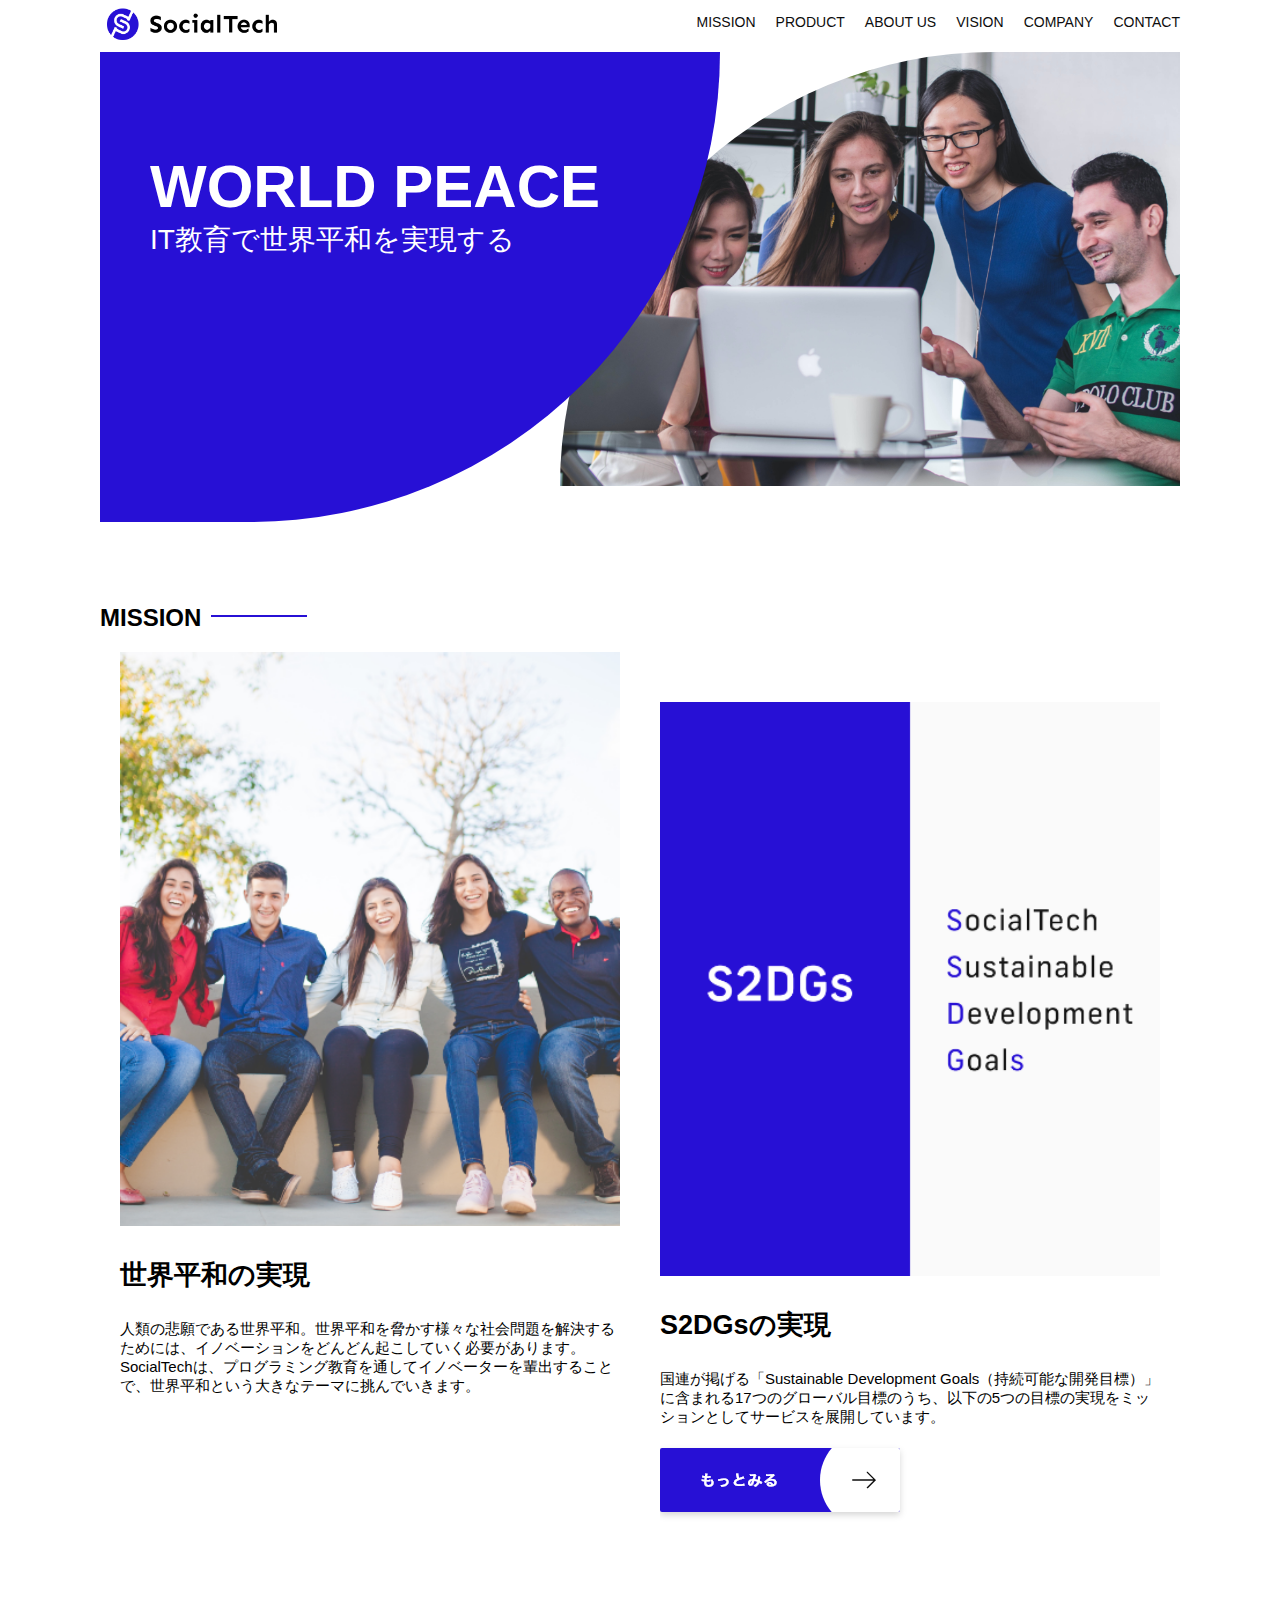
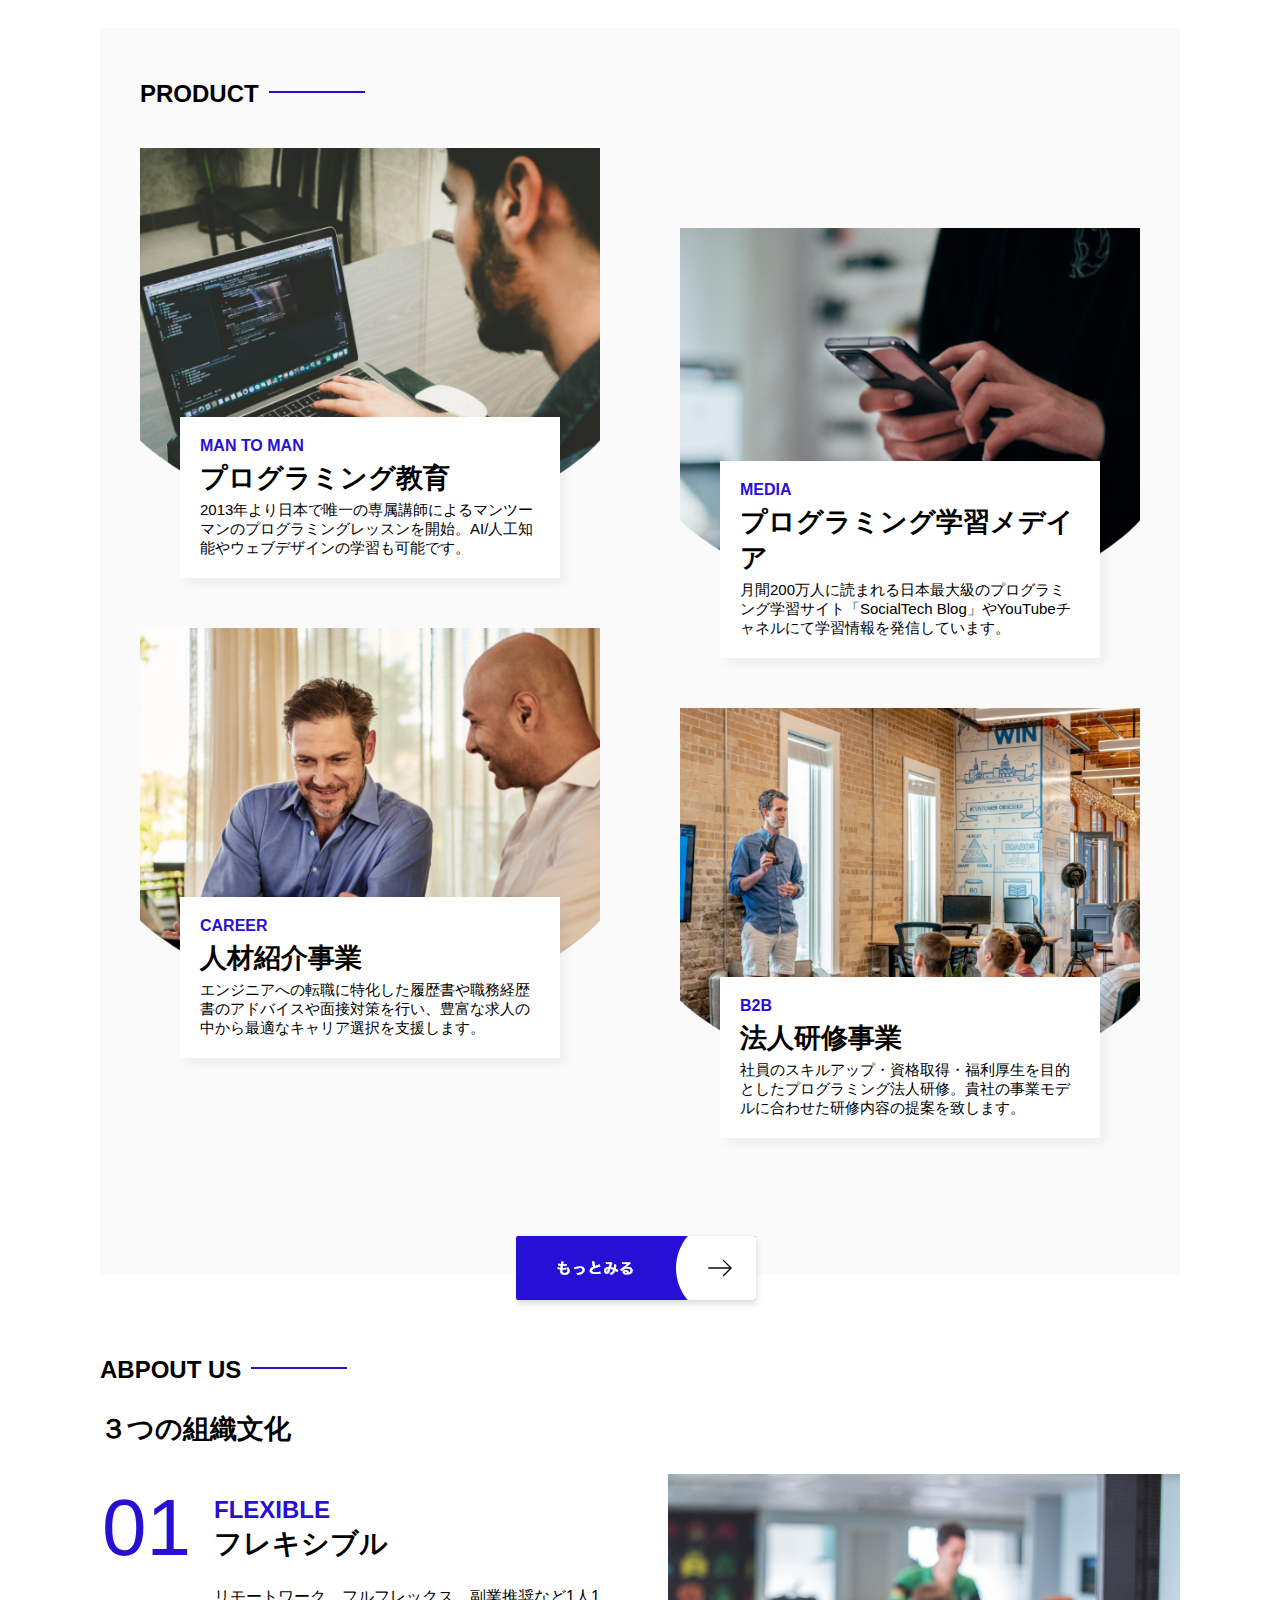
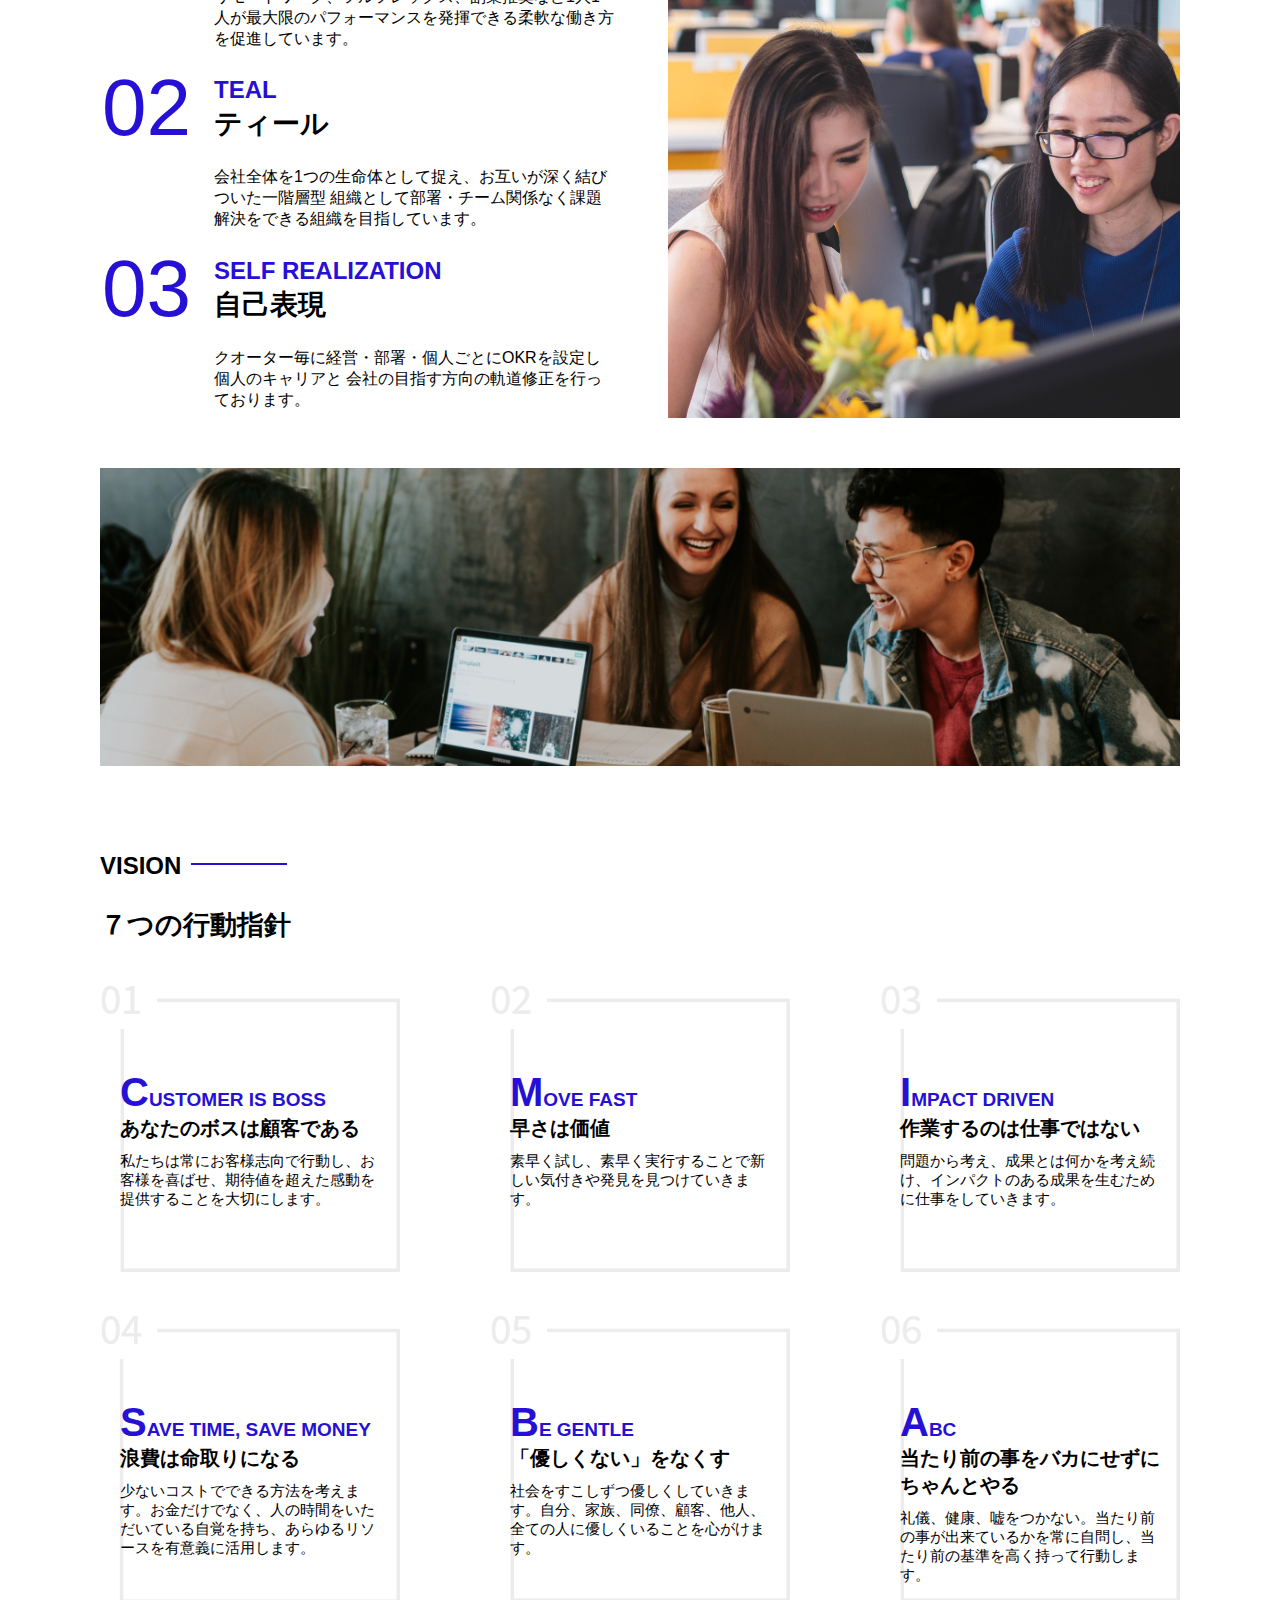
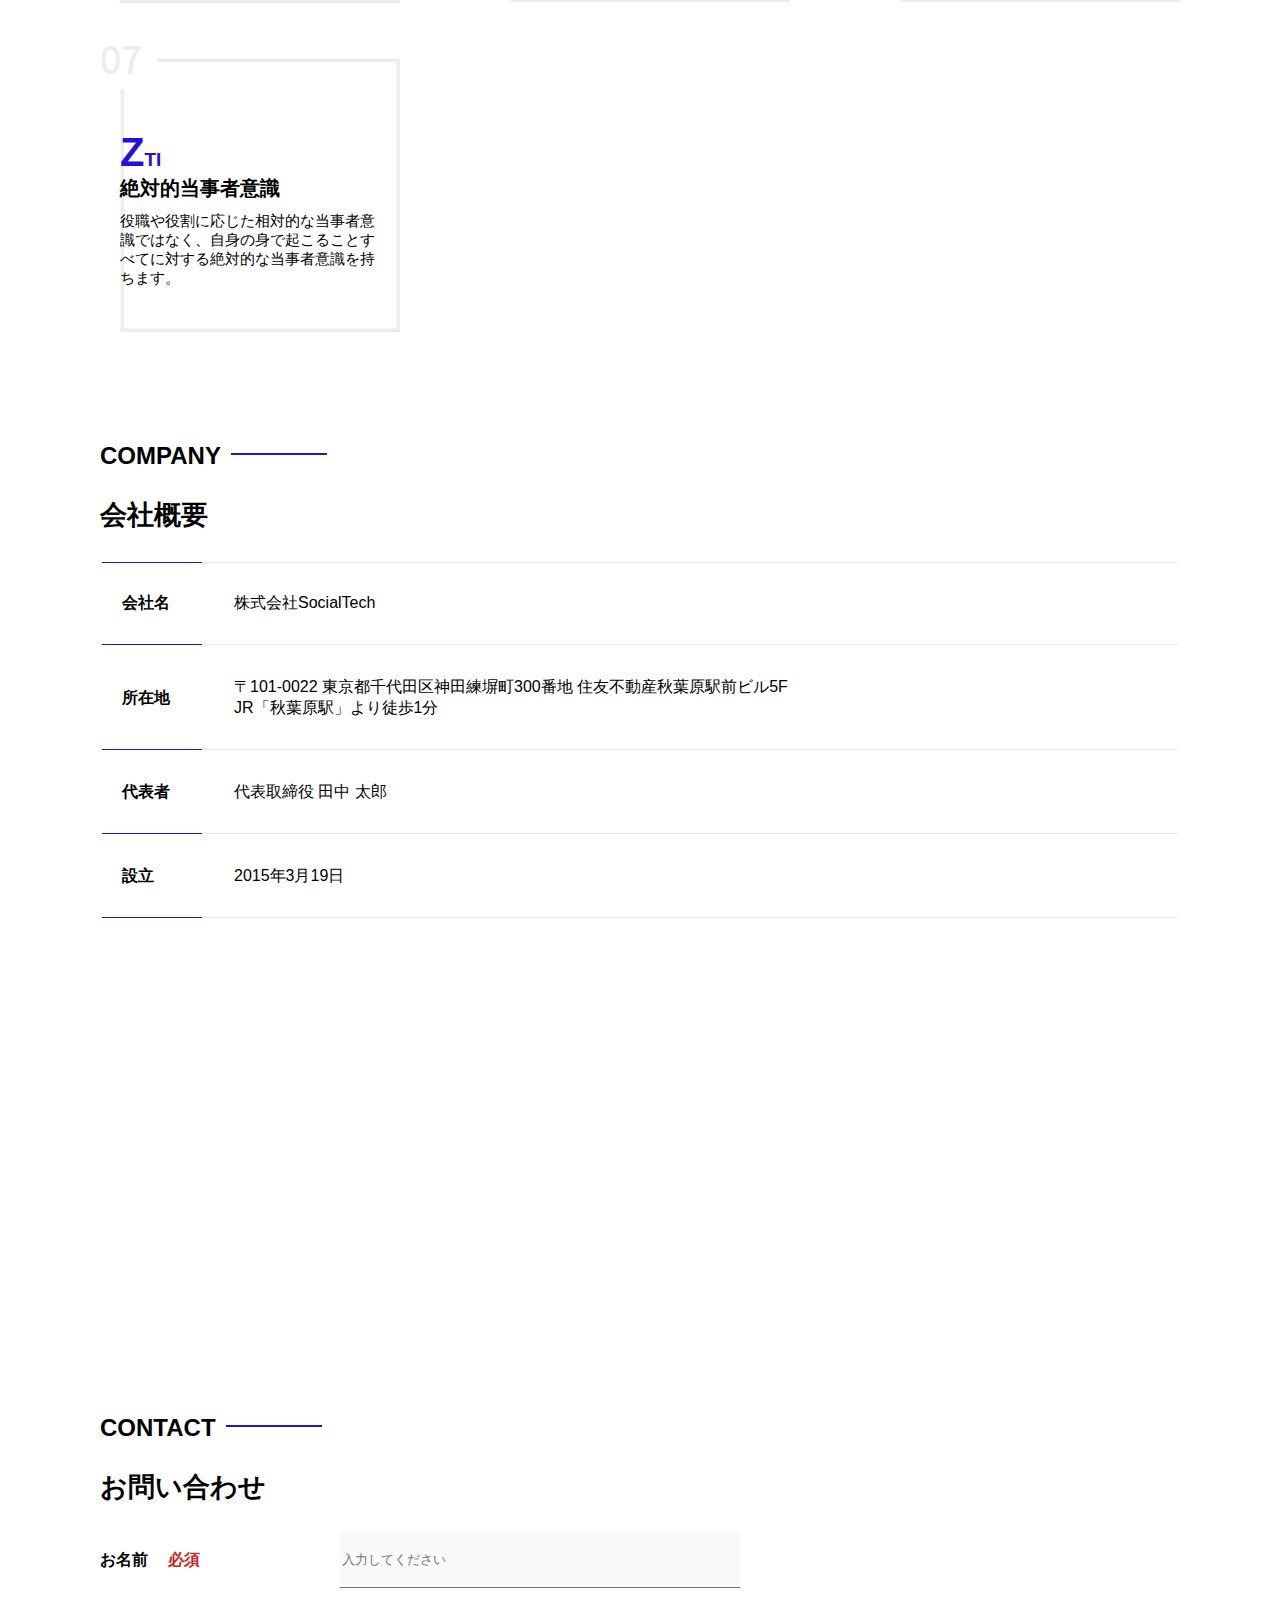
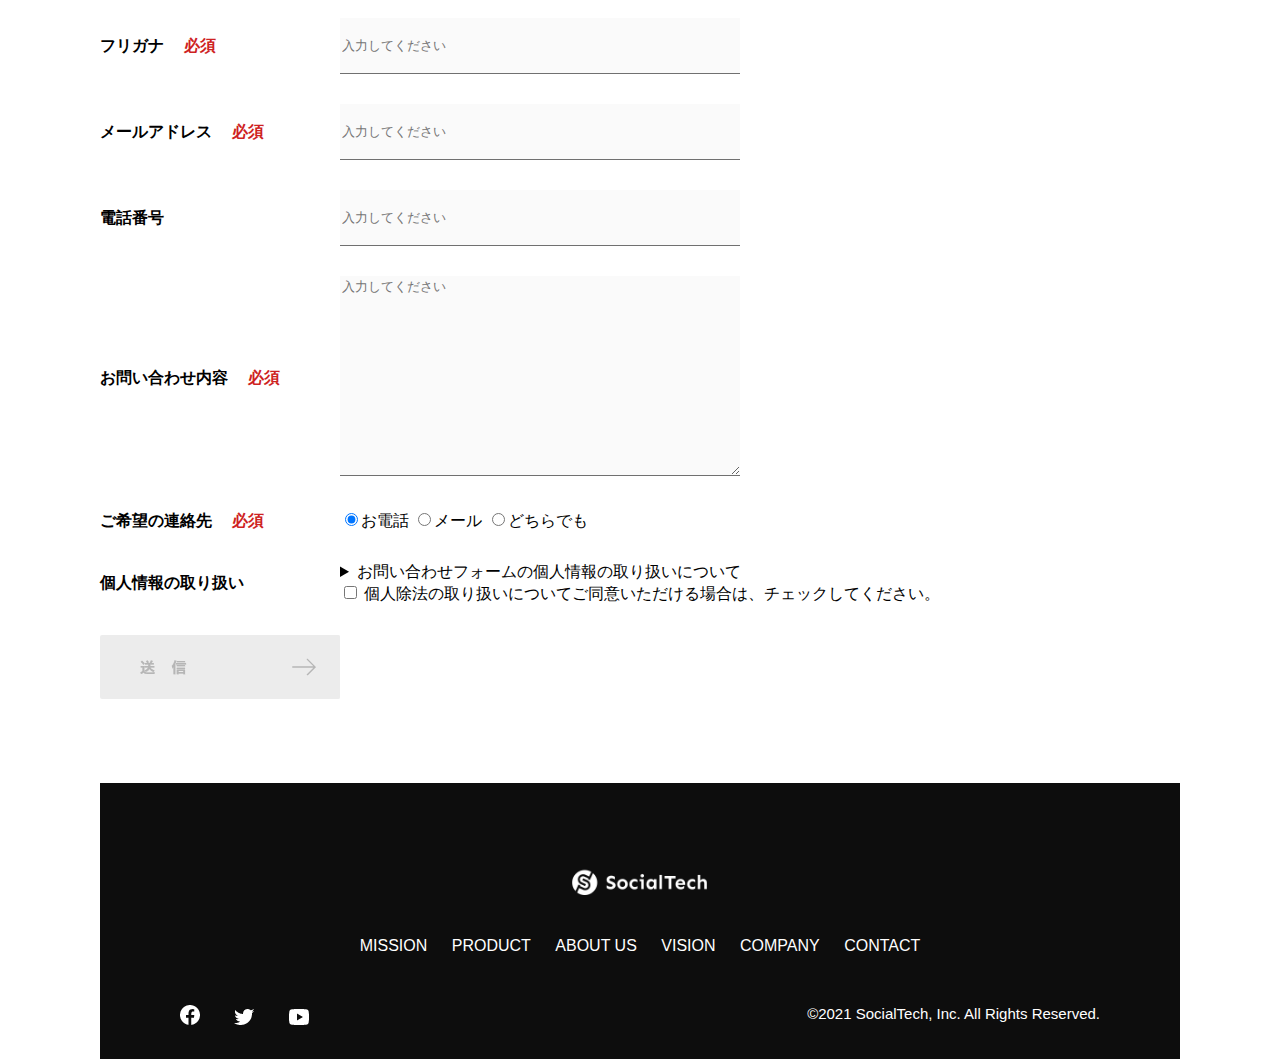
<file: index.html>
<!DOCTYPE html>
<html>
    <head>
        <title>SocialTech</title>
        <meta name="description" content="SocialTechはEdTech業界のリーディングカンパニーを目指します。">
        <meta charset="utf-8">
        <meta name="viewport" content="width=device-width, initial-scale=1.0">
        <link rel="stylesheet" href="style.css">
    </head>
    <body>
        <header>
            <a href="index.html" id="logo"><img src="images/logo.png" alt="topページに戻る"></a>
            <nav id="nav-pc">
                <ul>
                    <li><a href="mission.html">MISSION</a></li>
                    <li><a href="product.html">PRODUCT</a></li>
                    <li><a href="index.html#aboutus">ABOUT US</a></li>
                    <li><a href="index.html#vision">VISION</a></li>
                    <li><a href="index.html#company">COMPANY</a></li>
                    <li><a href="index.html#contact">CONTACT</a></li>
                </ul>
            </nav>
            <button id="menu-sp" onclick="document.getElementById('nav-sp').style.display = 'block'">
                <img src="images/button-menu.png" alt="ナビゲーションを開く">
            </button>
            <!-- スマホ用ナビゲーション -->
             <div id="nav-sp">
                <button id="close" onclick="document.getElementById('nav-sp').style.display = 'none'">
                    <img src="images/button-close.png" alt="ナビゲーションを閉じる">
                </button>

                <nav>
                    <ul>
                        <li>
                            <a id="logo-sp" href="index.html" onclick="document.getElementById('nav-sp').style.display = 'none'"><img src="images/logo-sp.png" alt="トップページに戻る"></a>
                        </li>
                        <li><a class="menu" href="mission.html" onclick="document.getElementById('nav-sp').style.display = 'none'">MISSION</a></li>
                        <li><a class="menu" href="product.html" onclick="document.getElementById('nav-sp').style.display = 'none'">PRODUCT</a></li>
                        <li><a class="menu" href="index.html#aboutus" onclick="document.getElementById('nav-sp').style.display = 'none'">ABOUT SU</a></li>
                        <li><a class="menu" href="index.html#vision" onclick="document.getElementById('nav-sp').style.display = 'none'">VISION</a></li>
                        <li><a class="menu" href="index.html#company" onclick="document.getElementById('nav-sp').style.display = 'none'">COMPANY</a></li>
                        <li><a class="menu" href="index.html#contact" onclick="document.getElementById('nav-sp').style.display = 'none'">CONTACT</a></li>
                    </ul>
                </nav>
                <div id="sns">
                    <a href="https://www.facebook.com/sejuku2013"><img src="images/button-facebook.png" alt="Facebookのリンク"></a>
                    <a href="https://twitter.com/samuraijuk"><img src="images/button-twitter.png" alt="Twitterのリンク"></a>
                    <a href="https://www.youtube.com/channel/UCCFOQO5aDK0xXam4cUQXT8g"><img src="images/button-youtube.png" alt="YouTubeのリンク"></a>
                </div>
             </div>
        </header> 
        <main>
            <article>
                <section id="main-visual">
                    <div id="main-message">
                        <h1>WORLD PEACE</h1>
                        <p>IT教育で世界平和を実現する</p>
                    </div>
                    <img src="images/index/index-main.png" alt="PCの周りに集まる仲間たち">
                </section>
                <section id="mission">
                    <h2 class="index-h2">MISSION</h2>
                    <div id="mission-flex">
                        <div>
                            <img id="mission-photo" src="images/index/index-mission.png" alt="屋外のベンチで写真を撮影する多国籍の仲間たち">
                            <h3>世界平和の実現</h3>
                            <p>人類の悲願である世界平和。世界平和を脅かす様々な社会問題を解決するためには、イノベーションをどんどん起こしていく必要があります。SocialTechは、プログラミング教育を通してイノベーターを輩出することで、世界平和という大きなテーマに挑んでいきます。</p>
                        </div>
                        <div>
                            <img id="s2dgs" src="images/index/s2dgs.png" alt="S2DGs">
                            <h3>S2DGsの実現</h3>
                            <p>国連が掲げる「Sustainable Development Goals（持続可能な開発目標）」に含まれる17つのグローバル目標のうち、以下の5つの目標の実現をミッションとしてサービスを展開しています。</p>
                            <a href="mission.html"><img src="images/button-more.png" alt="もっと見る"></a>
                        </div>
                    </div>
                </section>
                <section id="product">
                    <h2 class="index-h2">PRODUCT</h2>
                    <div class="product-flex">
                        <div id="product-left">
                            <div>
                                <img class="product-photo" src="images/index/index-mantoman.png" alt="PCでコードを書く男性">
                                <div class="product-explain">
                                    <span>MAN TO MAN</span>
                                    <h3>プログラミング教育</h3>
                                    <p>2013年より日本で唯一の専属講師によるマンツーマンのプログラミングレッスンを開始。AI/人工知能やウェブデザインの学習も可能です。</p>
                                </div>
                            </div>
                            <div>
                                <img class="product-photo" src="images/index/index-career.png" alt="笑顔で話し合う2人の男性">
                                <div class="product-explain">
                                    <span>CAREER</span>
                                    <h3>人材紹介事業</h3>
                                    <p>エンジニアへの転職に特化した履歴書や職務経歴書のアドバイスや面接対策を行い、豊富な求人の中から最適なキャリア選択を支援します。</p>
                                </div>
                            </div>
                        </div>
                        <div id="product-right">
                            <div>
                                <img class="product-photo" src="images/index/index-media.png" alt="スマートフォンを操作する人">
                                <div class="product-explain">
                                    <span>MEDIA</span>
                                    <h3>プログラミング学習メデイア</h3>
                                    <p>月間200万人に読まれる日本最大級のプログラミング学習サイト「SocialTech Blog」やYouTubeチャネルにて学習情報を発信しています。</p>
                                </div>
                            </div>
                            <div>
                                <img class="product-photo" src="images/index/index-b2b.png" alt="講演中の男性とそれを聴く人々">
                                <div class="product-explain">
                                    <span>B2B</span>
                                    <h3>法人研修事業</h3>
                                    <p>社員のスキルアップ・資格取得・福利厚生を目的としたプログラミング法人研修。貴社の事業モデルに合わせた研修内容の提案を致します。</p>
                                </div>
                            </div>
                        </div>
                    </div>
                    <div id="product-more">
                        <a href="product.html"><img src="images/button-more.png" alt="もっと見る"></a>
                    </div>
                </section>
                <!-- about us -->
                 <section id="aboutus">
                    <h2 class="index-h2">ABPOUT US</h2>
                    <h3>３つの組織文化</h3>
                    <div>
                        <table class="culture-table">
                            <tr>
                                <td class="culture-num">01</td>
                                <th><span class="culture-en">FLEXIBLE</span><br>フレキシブル</th>
                            </tr>
                            <tr>
                                <td>
                                    <!-- 空のセル -->
                                </td>
                                <td class="culture-description">リモートワーク、フルフレックス、副業推奨など1人1人が最大限のパフォーマンスを発揮できる柔軟な働き方を促進しています。</td>
                            </tr>
                            <tr>
                                <td class="culture-num">02</td>
                                <th><span class="culture-en">TEAL</span><br>ティール</th>
                            </tr>
                            <tr>
                                <td>
                                    <!-- 空のセル -->
                                </td>
                                <td class="culture-description">会社全体を1つの生命体として捉え、お互いが深く結びついた一階層型 組織として部署・チーム関係なく課題解決をできる組織を目指しています。</td>
                            </tr>
                            <tr>
                                <td class="culture-num">03</td>
                                <th><span class="culture-en">SELF REALIZATION</span><br>自己表現</th>
                            </tr>
                            <tr>
                                <td>
                                    <!-- 空のセル -->
                                </td>
                                <td class="culture-description">クオーター毎に経営・部署・個人ごとにOKRを設定し個人のキャリアと 会社の目指す方向の軌道修正を行っております。</td>
                            </tr>
                        </table>
                        <img class="culture-img" src="images/index/index-aboutus1.png" alt="笑顔で話し合う2人の女性">
                    </div>
                    <img class="culture-img2" src="images/index/index-aboutus2.png" alt="笑顔で話し合う3人の男女">
                 </section>
                 <!-- vision -->
                  <section id="vision">
                    <h2 class="index-h2">VISION</h2>
                    <h3>７つの行動指針</h3>
                    <div>
                        <div class="vision-box">
                            <img src="images/index/vision-01.png" alt="01">
                            <div>
                                <h4>CUSTOMER IS BOSS</h4>
                                <h5>あなたのボスは顧客である</h5>
                                <p>私たちは常にお客様志向で行動し、お客様を喜ばせ、期待値を超えた感動を提供することを大切にします。</p>
                            </div>
                        </div>
                        <div class="vision-box">
                            <img src="images/index/vision-02.png" alt="02">
                            <div>
                                <h4>MOVE FAST</h4>
                                <h5>早さは価値</h5>
                                <p>素早く試し、素早く実行することで新しい気付きや発見を見つけていきます。</p>
                            </div>
                        </div>
                        <div class="vision-box">
                            <img src="images/index/vision-03.png" alt="03">
                            <div>
                                <h4>IMPACT DRIVEN</h4>
                                <h5>作業するのは仕事ではない</h5>
                                <p>問題から考え、成果とは何かを考え続け、インパクトのある成果を生むために仕事をしていきます。</p>
                            </div>
                        </div>
                         <div class="vision-box">
                            <img src="images/index/vision-04.png" alt="04">
                            <div>
                                <h4>SAVE TIME, SAVE MONEY</h4>
                                <h5>浪費は命取りになる</h5>
                                <p>少ないコストでできる方法を考えます。お金だけでなく、人の時間をいただいている自覚を持ち、あらゆるリソースを有意義に活用します。</p>
                            </div>
                        </div>
                        <div class="vision-box">
                        <img src="images/index/vision-05.png" alt="05">
                        <div>
                            <h4>BE GENTLE</h4>
                            <h5>「優しくない」をなくす</h5>
                            <p>社会をすこしずつ優しくしていきます。自分、家族、同僚、顧客、他人、全ての人に優しくいることを心がけます。</p>
                        </div>
                    </div>
                    <div class="vision-box">
                        <img src="images/index/vision-06.png" alt="06">
                        <div>
                            <h4>ABC</h4>
                            <h5>当たり前の事をバカにせずにちゃんとやる</h5>
                            <p>礼儀、健康、嘘をつかない。当たり前の事が出来ているかを常に自問し、当たり前の基準を高く持って行動します。</p>
                        </div>
                    </div>
                    <div class="vision-box">
                        <img src="images/index/vision-07.png" alt="07">
                        <div>
                            <h4>ZTI</h4>
                            <h5>絶対的当事者意識</h5>
                            <p>役職や役割に応じた相対的な当事者意識ではなく、自身の身で起こることすべてに対する絶対的な当事者意識を持ちます。</p>
                        </div>
                    </div>
                    </div>
                  </section>
                  <!-- company -->
                   <section id="company">
                    <h2 class="index-h2">COMPANY</h2>
                    <h3>会社概要</h3>
                        <table id="company-table">
                            <tr>
                                <th class="tableheader tableheader-first">会社名</th>
                                <td class="cell cell-first">株式会社SocialTech</td>
                            </tr>
                            <tr>
                                <th class="tableheader">所在地</th>
                                <td class="cell">〒101-0022 東京都千代田区神田練塀町300番地 住友不動産秋葉原駅前ビル5F<br>JR「秋葉原駅」より徒歩1分</td>
                            </tr>
                            <tr>
                                <th class="tableheader">代表者</th>
                                <td class="cell">代表取締役 田中 太郎</td>
                            </tr>
                            <tr>
                                <th class="tableheader">設立</th>
                                <td class="cell">2015年3月19日</td>
                            </tr>
                        </table>
                        <iframe src="https://www.google.com/maps/embed?pb=!1m18!1m12!1m3!1d12960.275487088242!2d139.76437432837167!3d35.699922763122785!2m3!1f0!2f0!3f0!3m2!1i1024!2i768!4f13.1!3m3!1m2!1s0x60188fee13660e23%3A0x77137876edf742ac!2z5L2P5Y-L5LiN5YuV55Sj56eL6JGJ5Y6f6aeF5YmN44OT44Or!5e0!3m2!1sja!2sjp!4v1727300692084!5m2!1sja!2sjp" style="border:0;" allowfullscreen="" loading="lazy"></iframe>
                   </section>
                   <!-- お問い合わせ -->
                    <section id="contact">
                        <h2 class="index-h2">CONTACT</h2>
                        <h3>お問い合わせ</h3>
                        <form>
                            <div>
                                <div class="contact-heading">
                                    <label class="contact-label">お名前<span class="contact-span">必須</span></label>
                                </div>
                                <div>
                                    <input type="text" name="name" placeholder="入力してください" class="contact-textbox">
                                </div>
                            </div>
                            <div>
                                <div class="contact-heading">
                                    <label class="contact-label">フリガナ<span class="contact-span">必須</span></label>
                                </div>
                                <div>
                                    <input type="text" name="furigana" placeholder="入力してください" class="contact-textbox">
                                </div>
                            </div>
                            <div>
                                <div class="contact-heading">
                                    <label class="contact-label">メールアドレス<span class="contact-span">必須</span></label>
                                </div>
                                <div>
                                    <input type="text" name="email" placeholder="入力してください" class="contact-textbox">
                                </div>
                            </div>
                            <div>
                                <div class="contact-heading">
                                    <label class="contact-label">電話番号</label>
                                </div>
                                <div>
                                    <input type="text" name="tel" placeholder="入力してください" class="contact-textbox">
                                </div>
                            </div>
                            <div>
                                <div class="contact-heading">
                                    <label class="contact-label">お問い合わせ内容<span class="contact-span">必須</span></label>
                                </div>
                                <div>
                                    <textarea class="contact-textarea" placeholder="入力してください" name="message"></textarea>
                                </div>
                            </div>
                            <div>
                                <div class="contact-heading">
                                    <label class="contact-label">ご希望の連絡先<span class="contact-span">必須</span></label>
                                </div>
                                <div>
                                    <input class="radiobutton" type="radio" value="tel" name="contact" checked><label>お電話</label>
                                    <input class="radiobutton" type="radio" value="tel" name="contact"><label>メール</label>
                                    <input class="radiobutton" type="radio" value="tel" name="contact"><label>どちらでも</label>
                                </div>
                            </div>
                            <div>
                                <div class="contact-heading">
                                    <label class="contact-label">個人情報の取り扱い</label>
                                </div>
                                <div>
                                    <details>
                                        <summary>お問い合わせフォームの個人情報の取り扱いについて</summary>
                                        <div>
                                            <dl>
                                                <dt>１．組織の名称又は氏名</dt>
                                                <dd>株式会社SocialTech</dd>
                                                <dt>２．個人情報保護管理者（若しくはその代理人）の氏名又は職名、所属及び連絡先</dt>
                                                <dd>
                                                    <p>>鈴木 一郎 コーポレート部</p>
                                                    <p>メールアドレス：samurai@example.com</p>
                                                    <p>TEL：03-1234-5678</p>
                                                </dd>
                                                <dt>３．個人情報の利用目的</dt>
                                                <dd>
                                                    <ul>
                                                        <li>本サービス及び本サービスに関連する情報の提供又はそれらに関する連絡のため</li>
                                                        <li>ユーザーの本人確認のため</li>
                                                        <li>当社サービスのご案内のため</li>
                                                        <li>当社の商品等の広告または宣伝（電子メールによるものを含むものとします。）</li>
                                                    </ul>
                                                </dd>
                                                <dt>４．個人情報の取り扱い業務の委託</dt>
                                                <dd>個人情報の取扱業務の全部または一部を外部に業務委託する場合があります。その際、弊社は、個人情報を適切に保護できる管理体制を敷き実行していることを条件として委託先を厳選したうえで、機密保持契約を委託先と締結し、お客様の個人情報を厳密に管理させます。</dd>
                                                <dt>５．個人情報の開示等の請求</dt>
                                                <dd>お客様は、弊社に対してご自身の個人情報の開示等（利用目的の通知、開示、内容の訂正・追加・削除、利用の停止または消去、第三者への提供の停止）に関して、当社問合わせ窓口に申し出ることができます。<br>
                                                    その際、弊社はお客様ご本人を確認させていただいたうえで、合理的な期間内に対応いたします。<br>
                                                    なお、個人情報に関する弊社問合わせ先は、次の通りです。
                                                </dd>
                                                <dd>
                                                    <p>株式会社SocialTech　個人情報問合せ窓口</p>
                                                    <p>〒150-0043　東京都千代田区神田練塀町300番地 住友不動産秋葉原駅前ビル5F</p>
                                                    <p>メールアドレス：samurai@example.com　TEL：03-1234-5678</p>
                                                </dd>
                                                <dt>６．個人情報を提供されることの任意性について</dt>
                                                <dd>お客様がご自身の個人情報を弊社に提供されるか否かは、お客様のご判断によりますが、もしご提供されない場合には、適切なサービスが提供できない場合がありますので予めご了承ください。</dd>
                                            </dl>
                                        </div>
                                    </details>
                                    <input type="checkbox" name="agree">
                                    <span>個人除法の取り扱いについてご同意いただける場合は、チェックしてください。</span>
                                </div>
                            </div>
                                <input type="image" src="images/button-submit.png" alt="送信する">
                        </form>
                    </section>
            </article>
        </main>
        
        <footer>
            <div id="footer-logo">
                <img src="images/logo-sp.png" alt="Socialtech">
            </div>
            <div id="footer-link">
                <a href="mission.html">MISSION</a>
                <a href="product.html">PRODUCT</a>
                <a href="index.html#aboutus">ABOUT US</a>
                <a href="index.html#vision">VISION</a>
                <a href="index.html#company">COMPANY</a>
                <a href="index.html#contact">CONTACT</a>
            </div>
            <div id="sns-footer">
                <div class="sns-btns">
                    <a href="https://www.facebook.com/sejuku2013"><img src="images/button-facebook.png" alt="Facebookのリンク"></a>
                    <a href="https://twitter.com/samuraijuku"><img src="images/button-twitter.png" alt="Twitterのリンク"></a>
                    <a href="https://www.youtube.com/channel/UCCFOQO5aDK0xXam4cUQXT8g"><img src="images/button-youtube.png" alt="Youtubeのリンク"></a>
                </div>
                <p id="copyright">&copy;2021 SocialTech, Inc. All Rights Reserved.</p>
            </div>
        </footer>
    </body>
</html>
</file>
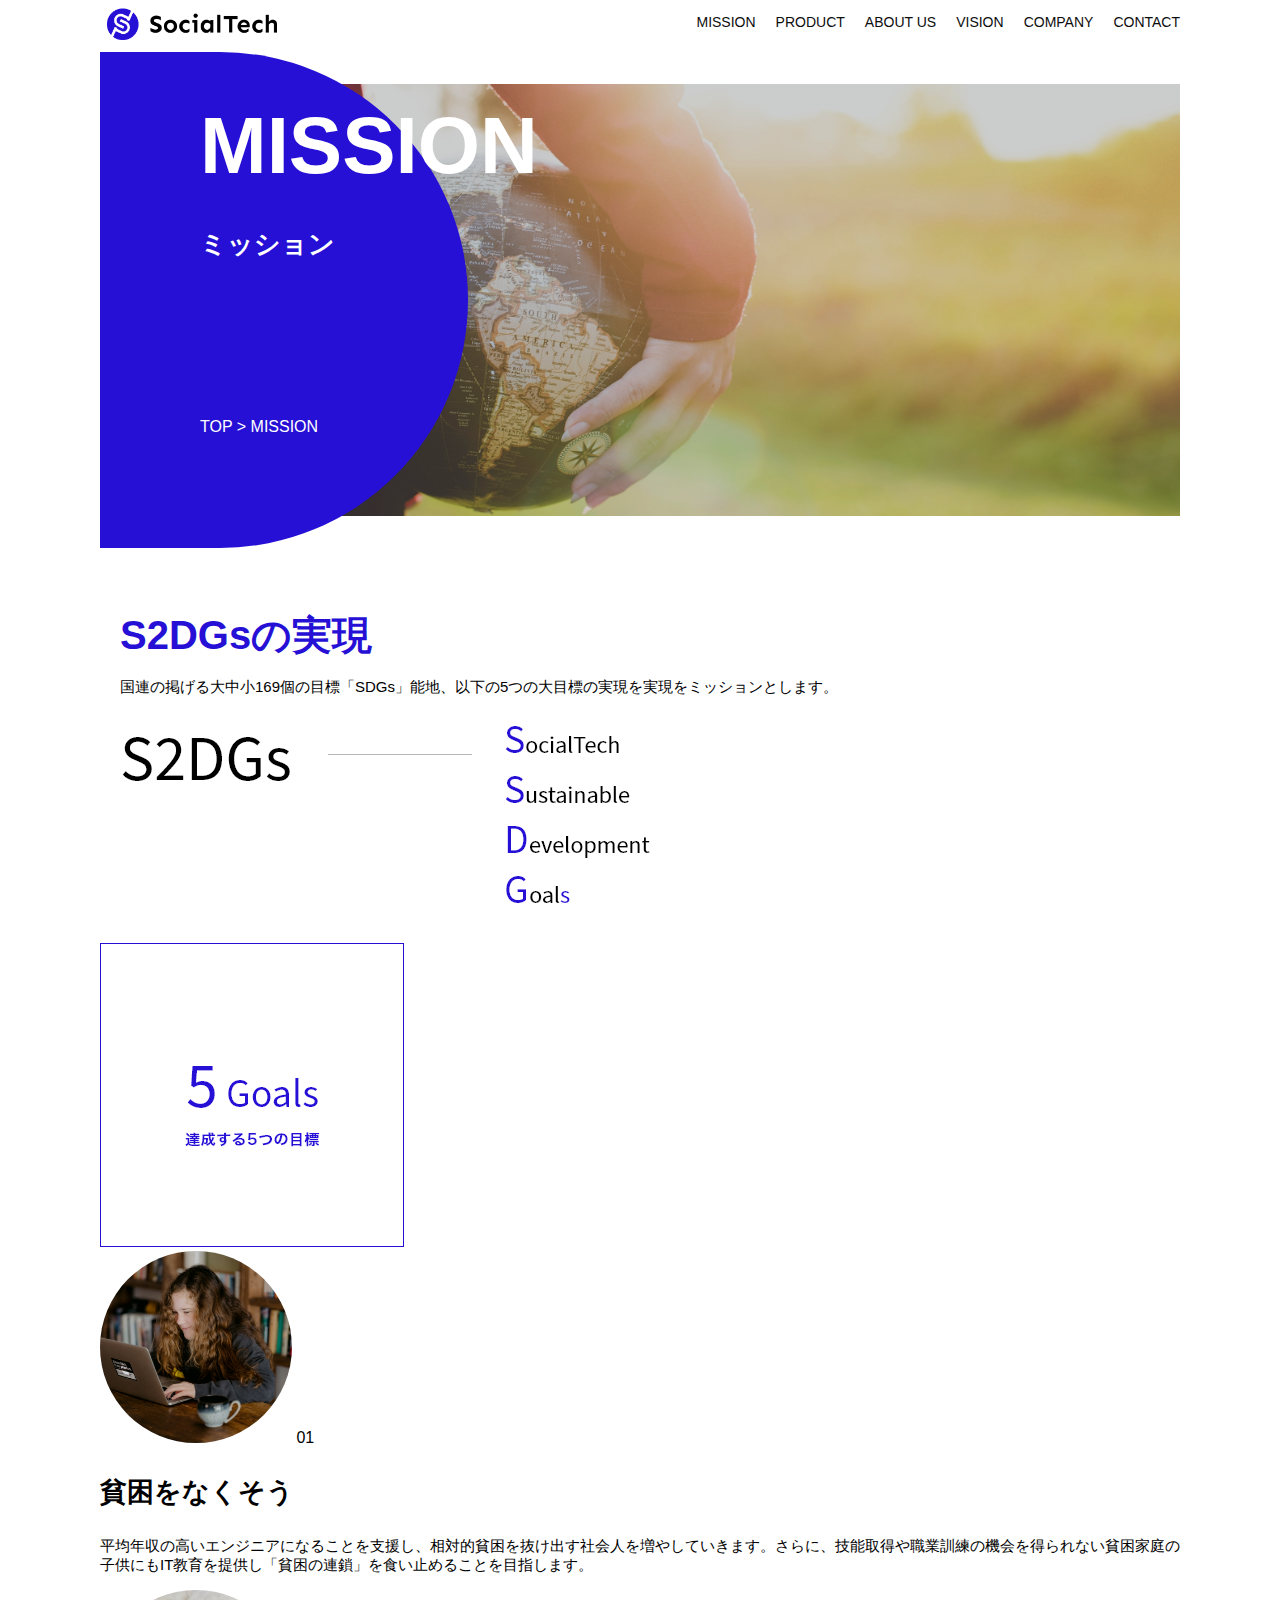
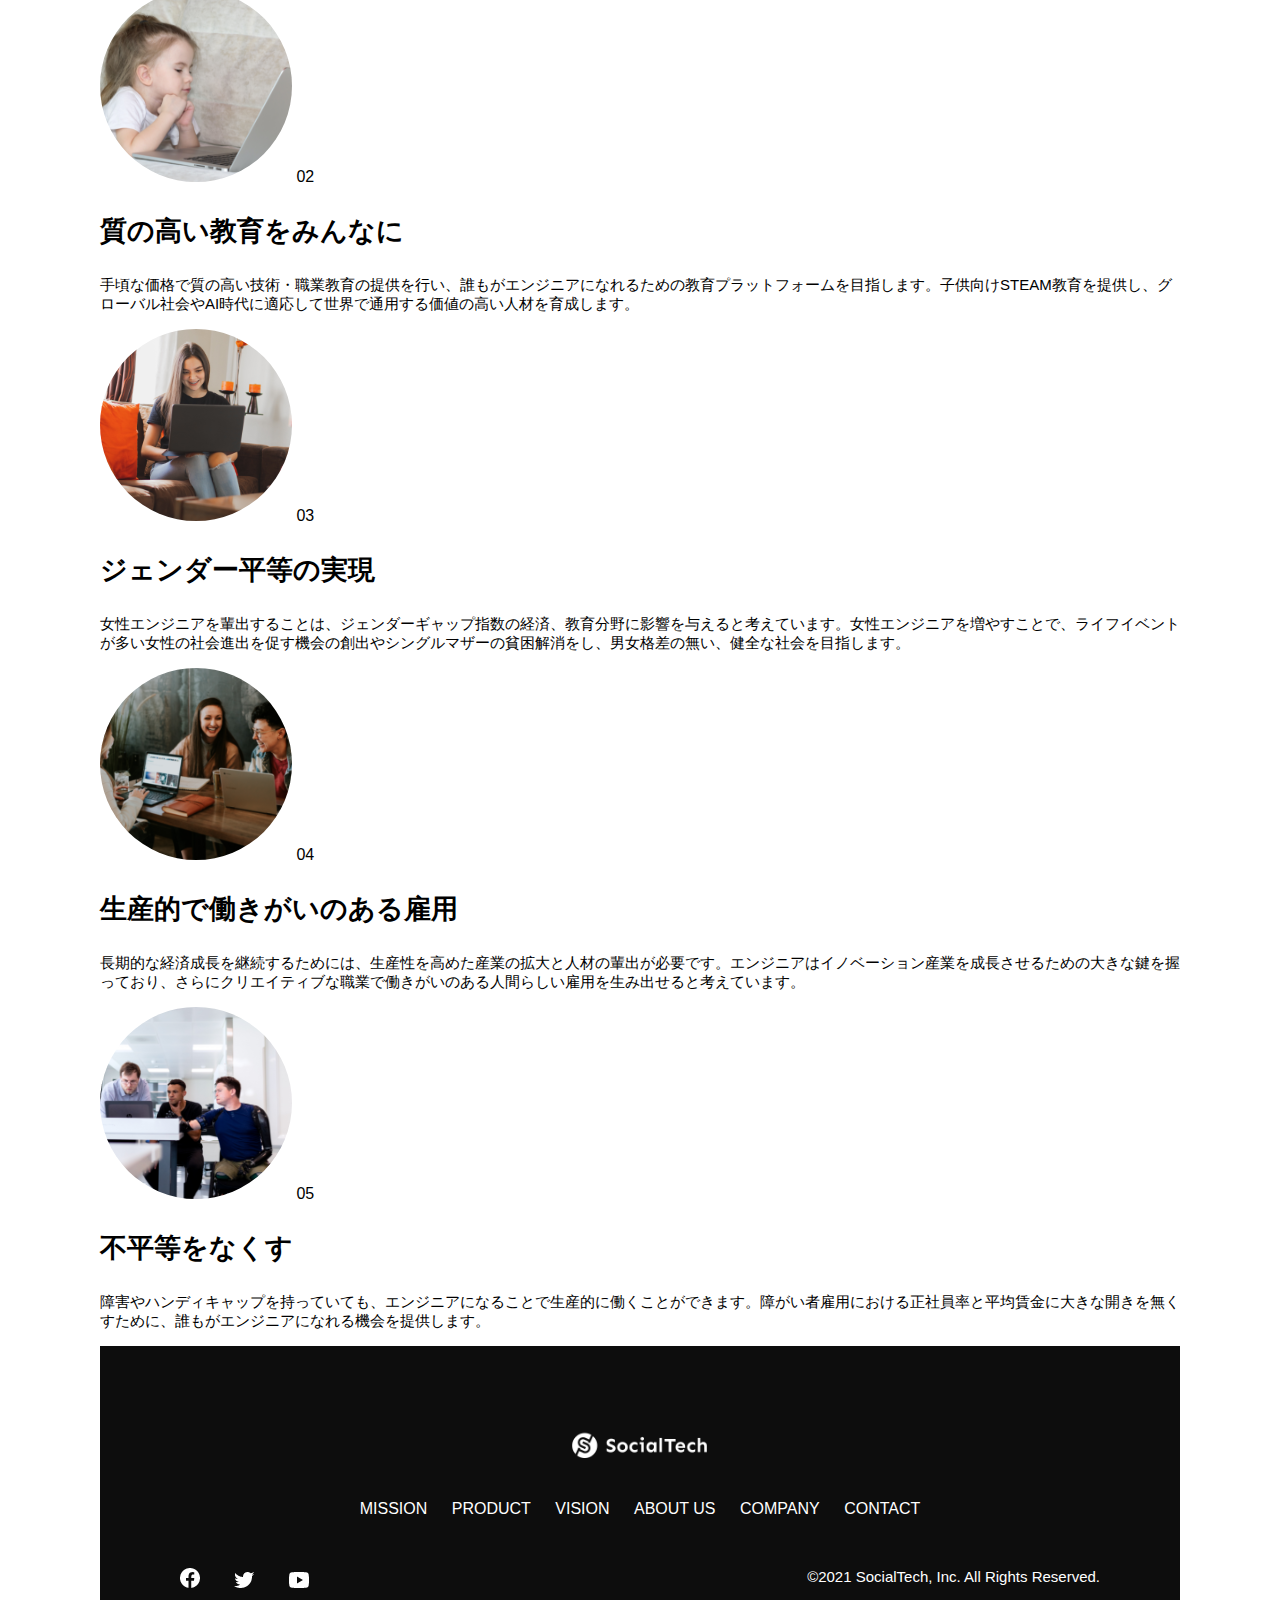
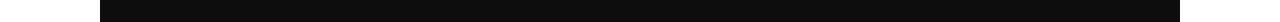
<file: mission.html>
<!DOCTYPE html>
<html>
    <head>
        <title>SocialTech - MISSION ミッション -</title>
        <meta charset="utf-8">
        <meta name="description" content="SocialTechが目指す5つの目標（S2DGs）を紹介します">
        <meta name="viewport" content="width=device-width, initial-scale=1.0">
        <link rel="stylesheet" href="style.css">
    </head>

    <body>
        <!-- ヘッダー -->
         <header>
            <!-- ロゴ -->
             <a href="index.html" id="logo">
                <img src="images/logo.png" alt="トップページに戻る">
             </a>
             <!-- PC用ナビ -->
              <nav id="nav-pc">
                <ul>
                    <li><a href="mission.html">MISSION</a></li>
                    <li><a href="product.html">PRODUCT</a></li>
                    <li><a href="index.html#aboutus">ABOUT US</a></li>
                    <li><a href="index.html#VISION">VISION</a></li>
                    <li><a href="index.html#company">COMPANY</a></li>
                    <li><a href="index.html#contact">CONTACT</a></li>
                </ul>
              </nav>
              <!-- スマホ用メニューボタン -->
               <button id="menu-sp" onclick="document.getElementById('nav-sp').style.display = 'block'">
               <img src="images/button-menu.png" alt="ナビ開く">                
               </button>
               <!-- スマホ用ナビ -->
                <div id="nav-sp">
                    <button id="close" onclick="document.getElementById('nav-sp').style.display = 'none'">
                        <img src="images/button-close.png" alt="ナビ閉じる">
                    </button>

                    <nav>
                        <ul>
                            <li>
                                <a id="logo-sp" href="index.html" onclick="document.getElementById('nav-sp').style.display = 'none'"><img src="images/logo-sp.png" alt="トップページに戻る"></a>
                            </li>
                            <li><a class="menu" href="mission.html" onclick="document.getElementById('nav-sp').style.display = 'none'">MISSION</a></li>
                            <li><a class="menu" href="product.html" onclick="document.getElementById('nav-sp').style.display = 'none'">PRODUCT</a></li>
                            <li><a class="menu" href="index.html#aboutus" onclick="document.getElementById('nav-sp').style.display = 'none'">ABOUT US</a></li>
                            <li><a class="menu" href="index.html#vision">VISION</a></li>
                            <li><a class="menu" href="index.html#company">COMPANY</a></li>
                            <li><a class="menu" href="index.html#contact">CONTACT</a></li>
                        </ul>
                    </nav>
                    <div id="sns">
                        <a href="https://www.facebook.com/sejuku2013"><img src="images/button-facebook.png" alt="Facebookのリンク"></a>
                        <a href="https://twitter.com/samuraijuku"><img src="images/button-twitter.png" alt="Twitterのリンク"></a>
                        <a href="https://www.youtube.com/channel/UCCFOQO5aDK0xXam4cUQXT8g"><img src="images/button-youtube.png" alt="YouTubeのリンク"></a>
                    </div>
                </div>
         </header>

         <main>
            <article>
                <section id="mission-main">
                    <div class="mission-main-inner">
                        <div id="mission-title">
                            <h1>MISSION<br><span>ミッション</span></h1>
                            <p>TOP > MISSION</p>
                        </div>
                    </div>
                </section>
                
                <section id="mission-s2dgs"> 
                    <h2 class="mission-h2">S2DGsの実現</h2>
                    <p>国連の掲げる大中小169個の目標「SDGs」能地、以下の5つの大目標の実現を実現をミッションとします。</p>
                    <img src="images/mission/mission-s2dgs.png" alt="S2DGs">
                </section>

                <section id="mission-five-goals">
                    <div class="five-goals-image"><img src="images/mission/mission-5goals.png" alt="5Goals"></div>
                    <div class="five-goals-read">
                        <div>
                            <img class="fivegoals-image-left" src="images/mission/mission-5goals01.png" alt="PCを操作する女の子">
                            <span class="fivegoals-number">01</span>
                            <h3 class="fivegoals-h3">貧困をなくそう</h3>
                            <p class="fivegoals-p">平均年収の高いエンジニアになることを支援し、相対的貧困を抜け出す社会人を増やしていきます。さらに、技能取得や職業訓練の機会を得られない貧困家庭の子供にもIT教育を提供し「貧困の連鎖」を食い止めることを目指します。</p>
                        </div>
                        <div>
                            <img class="fivegoals-image-left" src="images/mission/mission-5goals02.png" alt="PCを操作する女の子">
                            <span class="fivegoals-number">02</span>
                            <h3 class="fivegoals-h3">質の高い教育をみんなに</h3>
                            <p class="fivegoals-p">手頃な価格で質の高い技術・職業教育の提供を行い、誰もがエンジニアになれるための教育プラットフォームを目指します。子供向けSTEAM教育を提供し、グローバル社会やAI時代に適応して世界で通用する価値の高い人材を育成します。</p>
                        </div>
                        <div>
                            <img class="fivegoals-image-left" src="images/mission/mission-5goals03.png" alt="PCを操作する女の子">
                            <span class="fivegoals-number">03</span>
                            <h3 class="fivegoals-h3">ジェンダー平等の実現</h3>
                            <p class="fivegoals-p">女性エンジニアを輩出することは、ジェンダーギャップ指数の経済、教育分野に影響を与えると考えています。女性エンジニアを増やすことで、ライフイベントが多い女性の社会進出を促す機会の創出やシングルマザーの貧困解消をし、男女格差の無い、健全な社会を目指します。</p>
                        </div>
                        <div>
                            <img class="fivegoals-image-left" src="images/mission/mission-5goals04.png" alt="PCを操作する女の子">
                            <span class="fivegoals-number">04</span>
                            <h3 class="fivegoals-h3">生産的で働きがいのある雇用</h3>
                            <p class="fivegoals-p">長期的な経済成長を継続するためには、生産性を高めた産業の拡大と人材の輩出が必要です。エンジニアはイノベーション産業を成長させるための大きな鍵を握っており、さらにクリエイティブな職業で働きがいのある人間らしい雇用を生み出せると考えています。</p>
                        </div>
                        <div>
                            <img class="fivegoals-image-left" src="images/mission/mission-5goals05.png" alt="PCを操作する女の子">
                            <span class="fivegoals-number">05</span>
                            <h3 class="fivegoals-h3">不平等をなくす</h3>
                            <p class="fivegoals-p">障害やハンディキャップを持っていても、エンジニアになることで生産的に働くことができます。障がい者雇用における正社員率と平均賃金に大きな開きを無くすために、誰もがエンジニアになれる機会を提供します。</p>
                        </div>
                    </div>
                </section>
            </article>
         </main>

         <footer>
            <div id="footer-logo"><img src="images/logo-sp.png" alt="SocialTech"></div>
            <div id="footer-link">
                <a href="mission.html">MISSION</a>
                <a href="product.html">PRODUCT</a>
                <a href="index.html#vision">VISION</a>
                <a href="index.html#aboutus">ABOUT US</a>
                <a href="index.html#company">COMPANY</a>
                <a href="index.html#contact">CONTACT</a>
            </div>
            <div id="sns-footer">
                <div class="sns-btns">
                    <a href="https://www.facebook.com/sejuku2013"><img src="images/button-facebook.png" alt="Facebookのリンク"></a>
                    <a href="https://twitter.com/samuraijuku"><img src="images/button-twitter.png" alt="Twitterのリンク"></a>
                    <a href="https://www.youtube.com/channel/UCCFOQO5aDK0xXam4cUQXT8g"><img src="images/button-youtube.png" alt="YouTubeのリンク"></a>
                </div>
                <p id="copyright">&copy;2021 SocialTech, Inc. All Rights Reserved.</p>
            </div>
         </footer>
    </body>
</html>
</file>
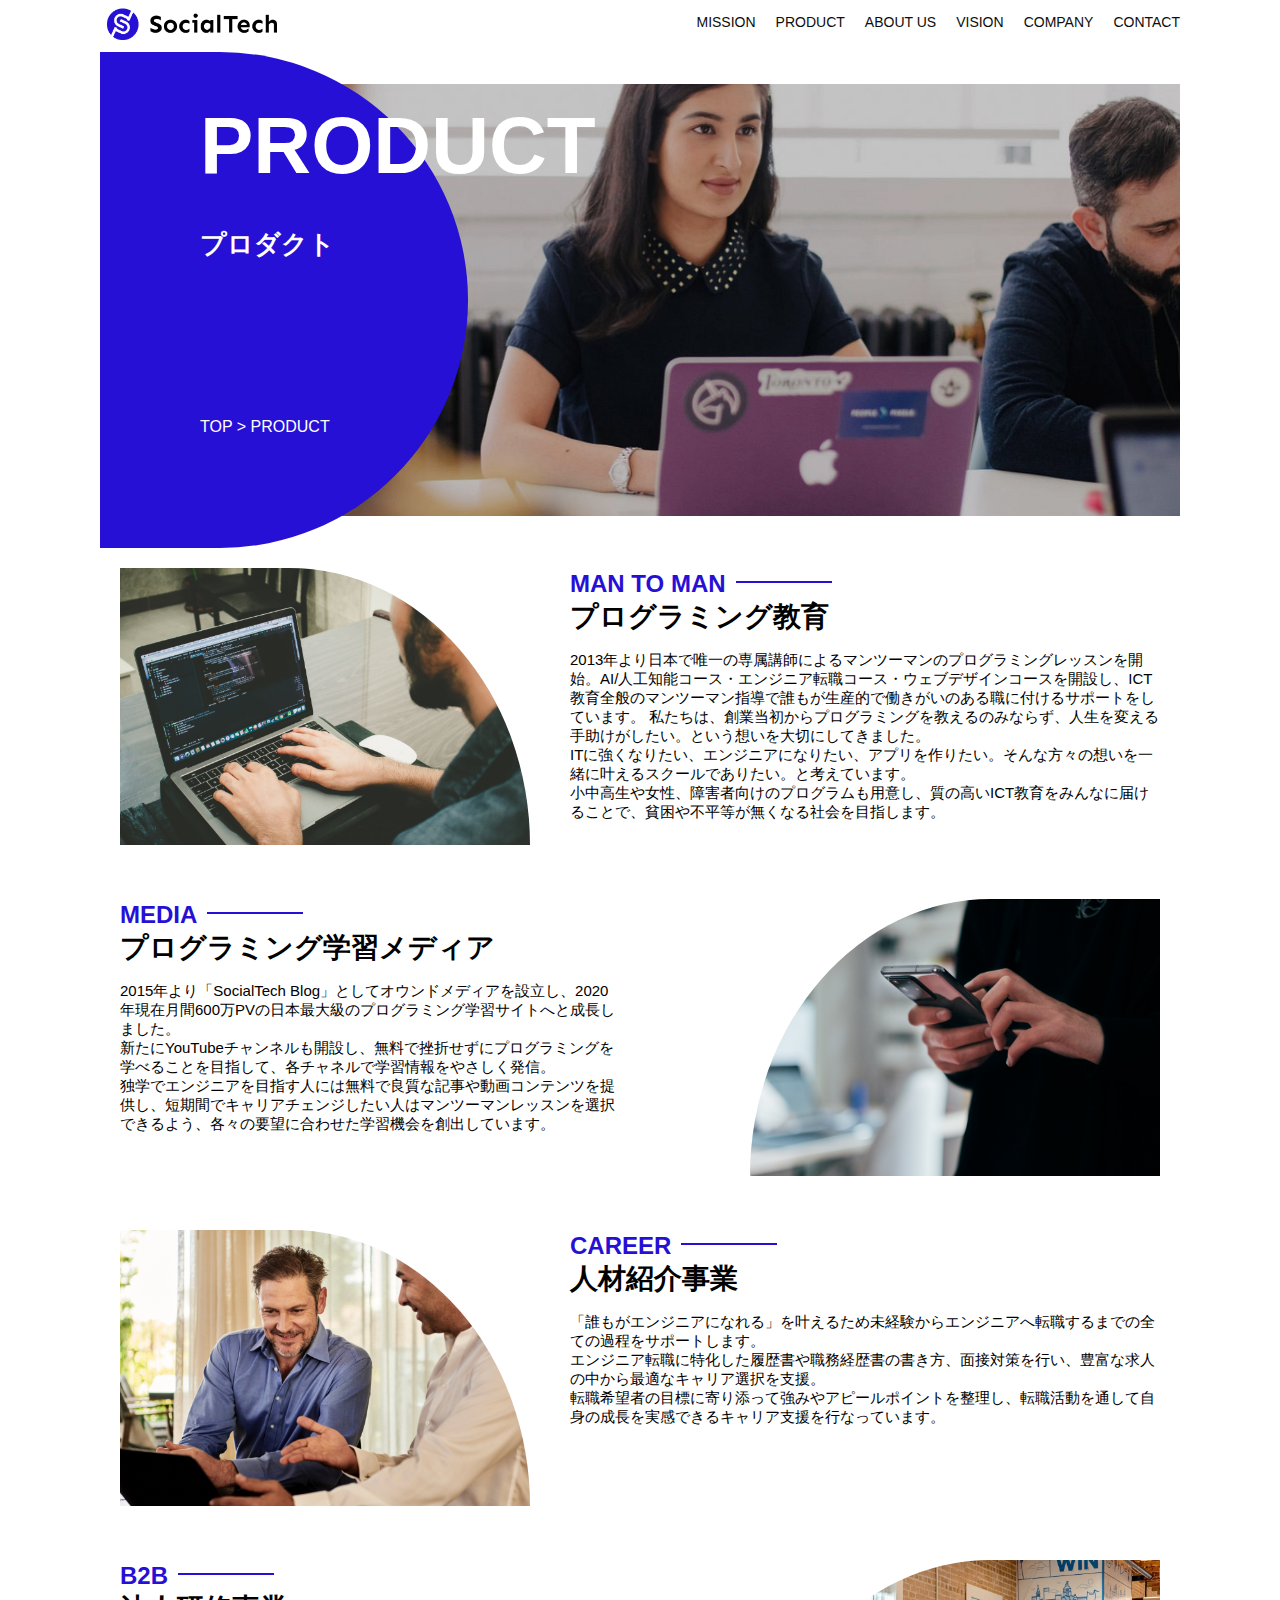
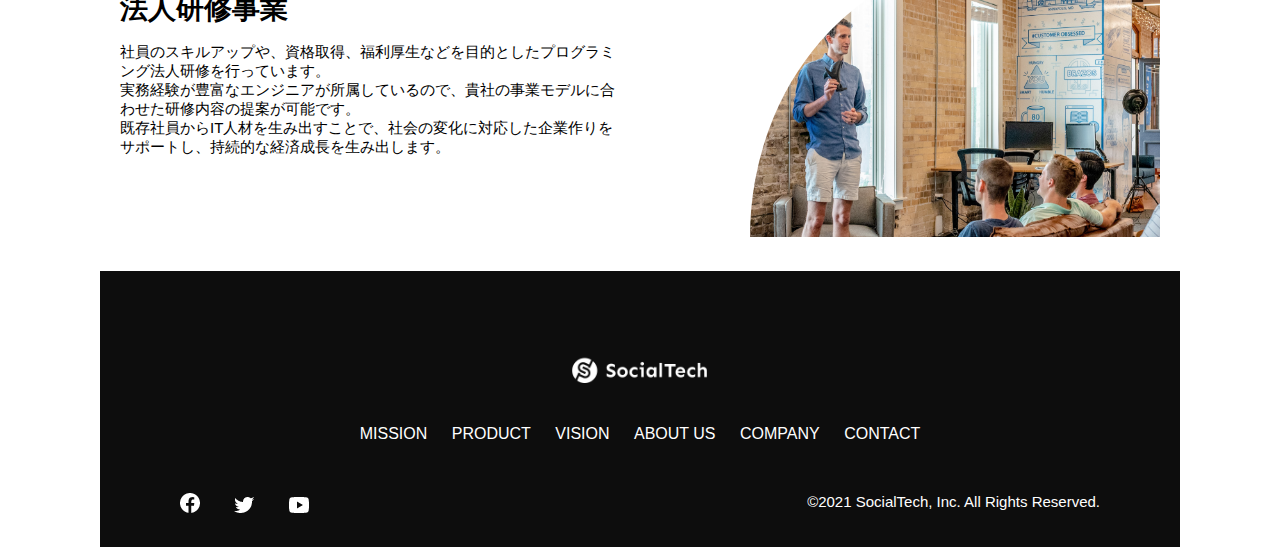
<file: product.html>
<!DOCTYPE html>
<html>
    <head>
        <title>SocialTech - PRODUCT プロダクト -</title>
        <meta charset="utf-8">
        <meta name="description" content="SocialTechの4つのプロダクトを紹介します">
        <meta name="viewport" content="width=device-width, initial-scale=1.0">
        <link rel="stylesheet" href="style.css">
    </head>

    <body>
        <!-- ヘッダー -->
         <header>
            <!-- ロゴ -->
             <a href="index.html" id="logo">
                <img src="images/logo.png" alt="トップページに戻る">
             </a>
             <!-- PC用ナビ -->
              <nav id="nav-pc">
                <ul>
                    <li><a href="mission.html">MISSION</a></li>
                    <li><a href="product.html">PRODUCT</a></li>
                    <li><a href="index.html#aboutus">ABOUT US</a></li>
                    <li><a href="index.html#VISION">VISION</a></li>
                    <li><a href="index.html#company">COMPANY</a></li>
                    <li><a href="index.html#contact">CONTACT</a></li>
                </ul>
              </nav>
              <!-- スマホ用メニューボタン -->
               <button id="menu-sp" onclick="document.getElementById('nav-sp').style.display = 'block'">
               <img src="images/button-menu.png" alt="ナビ開く">                
               </button>
               <!-- スマホ用ナビ -->
                <div id="nav-sp">
                    <button id="close" onclick="document.getElementById('nav-sp').style.display = 'none'">
                        <img src="images/button-close.png" alt="ナビ閉じる">
                    </button>

                    <nav>
                        <ul>
                            <li>
                                <a id="logo-sp" href="index.html" onclick="document.getElementById('nav-sp').style.display = 'none'"><img src="images/logo-sp.png" alt="トップページに戻る"></a>
                            </li>
                            <li><a class="menu" href="mission.html" onclick="document.getElementById('nav-sp').style.display = 'none'">MISSION</a></li>
                            <li><a class="menu" href="product.html" onclick="document.getElementById('nav-sp').style.display = 'none'">PRODUCT</a></li>
                            <li><a class="menu" href="index.html#aboutus" onclick="document.getElementById('nav-sp').style.display = 'none'">ABOUT US</a></li>
                            <li><a class="menu" href="index.html#vision">VISION</a></li>
                            <li><a class="menu" href="index.html#company">COMPANY</a></li>
                            <li><a class="menu" href="index.html#contact">CONTACT</a></li>
                        </ul>
                    </nav>
                    <div id="sns">
                        <a href="https://www.facebook.com/sejuku2013"><img src="images/button-facebook.png" alt="Facebookのリンク"></a>
                        <a href="https://twitter.com/samuraijuku"><img src="images/button-twitter.png" alt="Twitterのリンク"></a>
                        <a href="https://www.youtube.com/channel/UCCFOQO5aDK0xXam4cUQXT8g"><img src="images/button-youtube.png" alt="YouTubeのリンク"></a>
                    </div>
                </div>
         </header>

         <main>
            <article>
                <section id="product-main">
                    <div class="product-main-inner">
                        <div id="product-title">
                            <h1>PRODUCT<br><span>プロダクト</span></h1>
                            <p>TOP > PRODUCT</p>
                        </div>
                    </div>
                </section>
                <!-- メインコンテンツ１ -->
                <section class="product-section product-section-left">
                    <div class="product-section-img"><img src="images/product/product-mantoman.png" alt="PCでコードを書く男性"></div>
                    <div class="product-read">
                        <h2 class="product-h2">MAN TO MAN</h2>
                        <h3 class="product-h3">プログラミング教育</h3>
                        <p>2013年より日本で唯一の専属講師によるマンツーマンのプログラミングレッスンを開始。AI/人工知能コース・エンジニア転職コース・ウェブデザインコースを開設し、ICT教育全般のマンツーマン指導で誰もが生産的で働きがいのある職に付けるサポートをしています。 私たちは、創業当初からプログラミングを教えるのみならず、人生を変える手助けがしたい。という想いを大切にしてきました。<br>ITに強くなりたい、エンジニアになりたい、アプリを作りたい。そんな方々の想いを一緒に叶えるスクールでありたい。と考えています。<br>小中高生や女性、障害者向けのプログラムも用意し、質の高いICT教育をみんなに届けることで、貧困や不平等が無くなる社会を目指します。</p>
                    </div>
                </section>
                <!-- メインコンテンツ２ -->
                <section class="product-section product-section-right">
                    <div class="product-read">
                        <h2 class="product-h2">MEDIA</h2>
                        <h3 class="product-h3">プログラミング学習メディア</h3>
                        <p>2015年より「SocialTech Blog」としてオウンドメディアを設立し、2020年現在月間600万PVの日本最大級のプログラミング学習サイトへと成長しました。<br>新たにYouTubeチャンネルも開設し、無料で挫折せずにプログラミングを学べることを目指して、各チャネルで学習情報をやさしく発信。<br>独学でエンジニアを目指す人には無料で良質な記事や動画コンテンツを提供し、短期間でキャリアチェンジしたい人はマンツーマンレッスンを選択できるよう、各々の要望に合わせた学習機会を創出しています。</p>
                    </div>
                    <div class="product-section-img"><img src="images/product/product-media.png" alt="スマートフォンを操作する人"></div>
                </section>
                <!-- メインコンテンツ３ -->
                <section class="product-section product-section-left">
                    <div class="product-section-img"><img src="images/product/product-career.png" alt="笑顔で話し合う2人の男性"></div>
                    <div class="product-read">
                        <h2 class="product-h2">CAREER</h2>
                        <h3 class="product-h3">人材紹介事業</h3>
                        <p>「誰もがエンジニアになれる」を叶えるため未経験からエンジニアへ転職するまでの全ての過程をサポートします。<br>エンジニア転職に特化した履歴書や職務経歴書の書き方、面接対策を行い、豊富な求人の中から最適なキャリア選択を支援。<br>転職希望者の目標に寄り添って強みやアピールポイントを整理し、転職活動を通して自身の成長を実感できるキャリア支援を行なっています。</p>
                    </div>
                </section>
                <!-- メインコンテンツ４ -->
                <section class="product-section product-section-right">
                    <div class="product-read">
                        <h2 class="product-h2">B2B</h2>
                        <h3 class="product-h3">法人研修事業</h3>
                        <p>社員のスキルアップや、資格取得、福利厚生などを目的としたプログラミング法人研修を行っています。<br>実務経験が豊富なエンジニアが所属しているので、貴社の事業モデルに合わせた研修内容の提案が可能です。<br>既存社員からIT人材を生み出すことで、社会の変化に対応した企業作りをサポートし、持続的な経済成長を生み出します。</p>
                    </div>
                    <div class="product-section-img"><img src="images/product/product-b2b.png" alt="講演中の男性とそれを聴く人々"></div>
                </section>

            </article>
         </main>

         <footer>
            <div id="footer-logo"><img src="images/logo-sp.png" alt="SocialTech"></div>
            <div id="footer-link">
                <a href="mission.html">MISSION</a>
                <a href="product.html">PRODUCT</a>
                <a href="index.html#vision">VISION</a>
                <a href="index.html#aboutus">ABOUT US</a>
                <a href="index.html#company">COMPANY</a>
                <a href="index.html#contact">CONTACT</a>
            </div>
            <div id="sns-footer">
                <div class="sns-btns">
                    <a href="https://www.facebook.com/sejuku2013"><img src="images/button-facebook.png" alt="Facebookのリンク"></a>
                    <a href="https://twitter.com/samuraijuku"><img src="images/button-twitter.png" alt="Twitterのリンク"></a>
                    <a href="https://www.youtube.com/channel/UCCFOQO5aDK0xXam4cUQXT8g"><img src="images/button-youtube.png" alt="YouTubeのリンク"></a>
                </div>
                <p id="copyright">&copy;2021 SocialTech, Inc. All Rights Reserved.</p>
            </div>
         </footer>
    </body>
</html>
</file>
<file: style.css>
*{
    box-sizing: border-box;
}
p{
    font-size: 15px;
}
body{
    font-family: "Source Sans Pro", "Hiragino Kaku Gothic ProN", Meiryo, Arial, sans-serif;
    max-width: 1080px;
    margin: 0 auto 0 auto;
}
header{
    display: flex;
    justify-content: space-between;
}
#nav-pc{
    font-size: 14px;
}
#nav-pc ul{
    display: flex;
    padding-left: 0;
}
#nav-pc li{
    list-style: none;
}
#nav-pc a{
    text-decoration: none;
    margin-left: 20px;
    color: #0d0d0d;
}
#nav-pc a:hover{
    text-decoration: underline;
}
#nav-sp,
#menu-sp{
    display: none;
}
#main-visual{
    position: relative;
    height: 470px;
}
#main-message{
    position: absolute;
    top: 0;
    left: 0;
    background-color: #2710D5;
    color: #ffffff;
    border-radius: 0 0 476px 0;
    max-width: 620px;
    height: 100%;
    width: 100%;
    z-index: 10;
}
#main-message > h1{
    font-size: 60px;
    margin: 100px 0 0 50px;    
}
#main-message > p{
    font-size: 28px;
    margin: 0 0 0 50px;
}
#main-visual > img{
    max-width: 620px;
    border-radius: 476px 0 0 0;
    position: absolute;
    top: o;
    right: 0;
    z-index: 9;
}
h2{
    margin: 40px 0 0 0;
}
h2::after{
    content: url(images/line.png);
    margin-left: 10px;
}
h3{
    font-size: 27px;
}
#mission {
    margin: 80px auto 80px auto;
}
#mission-flex{
    display: flex;
}
#mission-flex > div {
    width: 50%;
    margin: 20px;
}
#mission-photo {
    width: 100%;
}
#s2dgs {
    margin-top: 50px;
    width: 100%;
}
/* プロダクト */
#product{
    background-color: #fafafa;
    margin: 80px 0 80px 0;
    padding: 10px 40px 0px 40px;
}
/* 外枠 */
#product .product-flex{
    margin-top: 40px;
    display: flex;
}
/* 左のカラム */
#product-left{
    width: 50%;
    margin-right: 20px;
}
/* 右のカラム */
#product-right{
    width: 50%;
    margin-left: 20px;
    margin-top: 80px;
}
/* 画像＋説明 */
#product-left > div{
    position: relative;
    height: 480px;
    margin-right: 20px;
}
#product-right > div{
    position: relative;
    height: 480px;
    margin-left: 20px;
}
.product-photo {
    width: 100%;
}
.product-explain{
    background-color: #ffffff;
    position: absolute;
    left: 0;
    bottom: 50px;
    margin: 0 40px 0 40px;
    padding: 20px;
    box-shadow: 5px 5px 10px rgba(0,0,0,0.05);
}
.product-explain > span{
    color: #2710D5;
    font-weight: bold;
    font-size: 16px;
    margin: 0;
}
.product-explain > h3{
    margin: 5px 0 5px 0;
}
.product-explain > p{
    margin: 0;
}
#product-more {
    text-align: center;
}
#product-more a {
    position: relative;
    bottom: -42px;
}
#aboutus{
    margin: 80px auto 80px auto;
}
#aboutus > div{
    display: flex;
}
.culture-img{
    width: 50%;
    align-self: flex-start;
}
.culture-img2{
    margin-top: 50px;
    width: 100%;
}
.culture-table{
    margin-right: 50px;
}
.culture-num{
    font-size: 80px;
    color: #2710d5;
    padding: 0 20px 0 0;
}
.culture-table th{
    text-align: left;
    font-size: 28px;
    font-weight: bold;
}
.culture-en{
    color: #2710d5;
    font-size: 24px;
}
.culture-description{
    margin: 0;
}
#vision{
    margin: 80px auto 80px auto;
}
#vision > div{
    display: flex;
    justify-content: space-between;
    flex-wrap: wrap;
}
.vision-box {
    width: 300px;
    height: 300px;
    margin-bottom: 30px;
    position: relative;
  }
  .vision-box > img{
    width: 100%;
    position: relative;
    z-index: 30;
  }
  .vision-box > div{
    position: absolute;
    top: 0;
    left: 0;
    z-index: 31;
    margin: 20px;
  }
  .vision-box > div > h4{
    color: #2710d5;
    font-size: 19px;
    margin: 80px 0 0 0;
}
.vision-box > div > h4::first-letter{
    font-size: 40px;
}
.vision-box > div > h5{
    font-size: 20px;
    margin: 0 0 0 0;
}
.vision-box > div > p{
    margin: 10px 0 0 0;
}
/* 会社概要 */
#company{
    margin: 80px auto 80px auto;
}
#company-table{
    width: 100%;
}
.tableheader{
    text-align: left;
    padding: 20px;
    border-bottom-color: #2710d5;
    border-bottom-width: 1px;
    border-bottom-style: solid;
    width: 100px;
}
.tableheader-first{
    border-top-color: #2710d5;
    border-top-width: 1px;
    border-top-style: solid;
}
.cell{
    padding: 30px;
    border-bottom-color: #ececec;
    border-bottom-width: 1px;
    border-bottom-style: solid;
}
.cell-first{
    border-top-color: #ececec;
    border-top-width: 1px;
    border-top-style: solid;
}
#company > iframe{
    width: 100%;
    height: 368px;
    margin-top: 40px;
}
#contact{
    margin: 80px auto 80px auto;
}
#contact > form > div{
    display: flex;
    flex-direction: row;
    flex-wrap: wrap;
    padding-bottom: 30px;
}
.contact-heading{
    width: 240px;
    align-self: center;
}
.contact-label{
    font-weight: bold;
}
.contact-span{
    color: #ce2222;
    margin: 0 0 0 20px;
    font-weight: bold;
}
.contact-textbox{
    border-top: 0px;
    border-left: 0px;
    border-right: 0px;
    border-bottom-width: 1px;
    border-bottom-color: #707070;
    border-style: solid;
    background-color: #fafafa;
    width: 400px;
    height: 56px;
}
.contact-textarea{
    border-top: 0px;
    border-left: 0px;
    border-right: 0px;
    border-bottom-width: 1px;
    border-bottom-color: #707070;
    background-color: #fafafa;
    width: 400px;
    height: 200px;
}
#contact dt{
    font-weight: bold;   
}
#contact dd{
    margin: 0 0 16px 0;
}
#contact dd p{
    margin: 0;
}
#contact dd ul{
    padding-left: 0;
}
#contact dd li{
    margin-bottom: 0;
    list-style: none;
}
footer{
    background-color: #0d0d0d;
    text-align: center;
    padding: 80px 80px 30px 80px;
}
#footer-logo{
    margin-bottom: 30px;
}
#footer-link{
    margin-bottom: 50px;
}
#footer-link > a {
    text-decoration: none;
    margin: 10px;
    color: #ffffff;
}
#footer-link > a:hover {
    text-decoration: underline;
}
#sns-footer{
    display: flex;
    justify-content: space-between;
    text-align: left;
}
#sns-footer a{
    margin-right: 30px;
}
#copyright{
    color: #ffffff;
    margin: 0;
}

/* mission.htmlのスタイル */
.mission-main-inner{
    background-image: url(images/mission/mission-main.png);
    background-repeat: no-repeat;
    background-position-y: center;
}
#mission-title{
    background-color:#2710d5;
    width: 368px;
    color: #ffffff;
    height: 496px;
    border-radius: 0 248px 248px 0;
    position: relative;
}
#mission-title h1{
    position: absolute;
    top: 0;
    left: 100px;
    font-size: 80px;
    line-height: 1;
}
#mission-title h1 span{
    font-size: 26px;
}
#mission-title >p{
    position: absolute;
    top: 350px;
    left: 100px;
    font-size: 16px;
}
#mission-s2dgs{
    padding: 20px;
}
.mission-h2{
    color: #2710d5;
    font-size: 40px;
}
.mission-h2::after{
    content: none;
}
.product-main-inner{
    background-image: url(images/product/product-main.png);
    background-repeat: no-repeat;
    background-position-y: center;
}
#product-title{
    background-color:#2710d5;
    width: 368px;
    color: #ffffff;
    height: 496px;
    border-radius: 0 248px 248px 0;  
    position: relative;
}
#product-title h1{
    position: absolute;
    top: 0;
    left: 100px;
    font-size: 80px;
    line-height: 1;
}
#product-title h1 span{
    font-size: 26px;
}
#product-title > p{
    position: absolute;
    top: 350px;
    left: 100px;
    font-size: 16px;
}
.product-section{
    display: flex;
    padding: 20px 20px 0;
}
.product-section .product-section-img{
    width: 450px;
}
.product-section-left .product-section-img img{
    width: 100%;
    padding: 0 40px 30px 0;
    border-radius: 0 432px 0 0;
}
.product-section-left .product-read{
    width: 50%;
    flex-grow: 1;
}
.product-section-left .product-read p{
    margin-bottom: 0;
}
.product-section-right{
    justify-content: space-between;
}
.product-section-right .product-section-img img{
    width: 100%;
    padding: 0 0 30px 40px;
    border-radius: 432px 0 0 0;
}
.product-section-right .product-read{
    width: 500px;
}
.product-h2{
    color: #2710d5;
    font-size: 24px;
    margin: 0;
}
.product-h3{
    font-size: 28px;
    margin: 0;
}

/* 画面幅が767px以下の時 */
@media screen and (max-width: 767px) {
    /* PC用ナビゲーション非表示 */
    #nav-pc {
      display: none;
  }
#menu-sp{
    display: block;
    background-color: transparent;
    float: right;
    padding: 0;
    border: none;
}
#nav-sp{
    background-color: #2710d5;
    position: fixed;
    top: 0;
    left: 0;
    width: 100%;
    height: 100%;
    display: none;
    z-index: 100;
}
#close{
    position: absolute;
    top: 20px;
    right: 20px;
    background-color: transparent;
    border: none;
}
#nav-sp nav ul{
    padding-left: 0;
}
#nav-sp nav li{
    list-style: none;
}

#logo-sp{
    margin: 80px 0 30px 20px;
}
#nav-sp nav a {
    display: block;
    color: #ffffff;
}
#nav-sp nav a:hover {
    text-decoration: underline;
}
#nav-sp .menu {
    text-decoration: none;
    margin: 0 20px 0 20px;
    height: 44px;
    font-size: 16px;
    background-image: url("images/arrow.png");
    background-repeat: no-repeat;
    background-position: right top;
}
#sns{
    position: absolute;
    bottom: 20px;
    left: 20px;
}
#sns >a{
    margin-right: 30px;
}
#main-visual{
    position: relative;
    height: 470px;
}
#main-visual > div{
    text-align: center;
    height: 280px;
}
#main-visual h1{
    font-size: 28px;
    margin: 90px 0 0 0;
}
#main-visual > div > p{
    margin: 0;
    font-size: 15px;
}
#main-visual > img{
    width: 100%;
    border-radius: 476px 0 0 0;
    top: auto;
    bottom: 0;
}
h2{
    margin: 15px 0 15px 0;
}
h3{
    font-size: 24px;
    margin: 10px 0 0 0;
}
#mission{
    margin: 20px 0 20px 0;
    padding: 0 20px 0 20px;
}
#mission-flex{
    flex-direction: column;
}
#mission-flex >div {
    width: 100%;
    margin: 0;
}
#product{
    margin: 0;
    padding: 10px 20px 0 20px;
}
#product .product-flex{
    flex-direction: column;
    margin-top: 0;
}
#product-left,
#product-right{
    width: 100%;
    margin: 0;
}
#product-left > div,
#product-right > div{
    height: auto;
    margin: 0;
}
.product-explain{
    position: relative;
    margin: 0;
}
.product-explain >h3 {
    margin: 10px 0 10px 0;
    font-size: 24px;
}
#product-more{
    text-align: left;
}
#aboutus{
    margin: 80px 20px 80px 20px;
}
#aboutus >div {
    flex-direction: column;
}
.culture-table th{
    font-size: 16px;
}
.culture-table{
    margin-right: 0;
    padding-right: 20px;
    order: 2;
}
.culture-img{
    width: 100%;
    order: 1;
}
.culture-img2{
    margin-top: 0;
}
.culture-num{
    padding: 0;
}
.culture-description{
    margin: 0;
}
#vision{
    margin: 80px 20px 80px 20px;
}
.vision-box > img{
    position: absolute;
    top: 0;
    left: 0;
}
.vision-box >div >h4{
    margin: 60px 0 0 0;
}
#company{
    margin: 0 20px 0 20px;
}
#company > h3{
    margin-bottom: 20px;
}
.tableheader{
    width: 50px;
}
.cell{
    padding: 20px;

}
#company >iframe{
    height: 240px;
}
#contact{
    margin: 80px 20px 80px 20px;
}
#contact >h3{
    margin-bottom: 20px;
}
#contact > form > div{
    flex-direction: column;
    margin-bottom: 20px;
}
.contact-heading{
    align-self: auto;
    margin-bottom: 20px;
}
.contact-textbox{
    min-width: 300px;
    width: 100%;
}
.contact-textarea{
    height: 150px;
    width: 100%;
}
.radiobutton{
    margin-bottom: 20px;
}
/* フッター */
footer{
    padding: 30px 20px 50px 20px;
    text-align: left;
}
#footer-link >a{
    margin: 0 20px 30 0;
    display: block;
    background-repeat: no-repeat;
    background-position: right;
    background-image: url(images/arrow.png)
}
#footer-link >a:hover{
    text-decoration: underline;
}
#sns-footer{
    flex-direction: column;
    justify-content: flex-start;
}
#copyright{
    font-size: 12px;
    margin-top: 30px;
}
/* mission.html用スタイル */
/* ミッションのメインビジョン */
#mission-main{
    height: 256px;
    margin-top: 4%;
    position: relative;
}
.mission-main-inner{
    height: 80%;
    background-size: cover;
}
#mission-title{
    width: 136px;
    height: 256px;
    position: absolute;
    top: -10%;
}
#mission-title h1{
    left: 20px;
    font-size: 40px;
}
#mission-title h1 span{
    font-size: 18px;
}
#mission-title > p{
    top: 180px;
    left: 20px;
    font-size: 13px;
}
/* ミッションページS2dgs */
.mission-h2{
    font-size: 38px;
    margin: 0px;
}
.mission-h2::after{
    content: none;
}
#mission-s2dgs > img {
    width: 100%;
}
/* ミッションページ５つのゴール */
#mission-five-goals{
    flex-direction: column;
}
#mission-five-goals > div {
    padding: 0;
}
#mission-five-goals .five-goals-image,
#mission-five-goals .five-goals-read{
    width: 100%;
    padding: 0;
}
#mission-five-goals .five-goals-read > div {
    display: flex;
    flex-direction: column;
}
.fivegoals-image-right,
.fivegoals-image-left {
    align-self: center;
}
/* プロダクトページ */
#product-main{
    height: 256px;
    margin-top: 4%;
    position: relative;
}
.product-main-inner{
    height: 80%;
    background-size: cover;
}
#product-title{
    width: 136px;
    height: 256px;
    position: absolute;
    top: -10%;
}
#product-title h1{
    left: 20px;
    font-size: 40px;
}
#product-title h1 span{
    font-size: 18px;
}
#product-title > p{
    top: 180px;
    left: 20px;
    font-size: 13px;
}
/* セクション */
.product-section{
    flex-direction: column;
}
.product-section .product-section-img {
    width: 100%;
}
.product-section .product-section-img img{
    width: 100%;
    padding: 0;
}
.product-section-left .product-section-img img{
    border-radius: 0 300px 0 0;
}
.product-section-left .product-read{
    width: 100%;
    flex-grow: 1;
}
.product-section-right .product-section-img img{
    order: 1;
    border-radius: 300px 0 0 0 ;
}
.product-section-right .product-read{
    order: 2;
    width: 100%;
}

}
</file>
